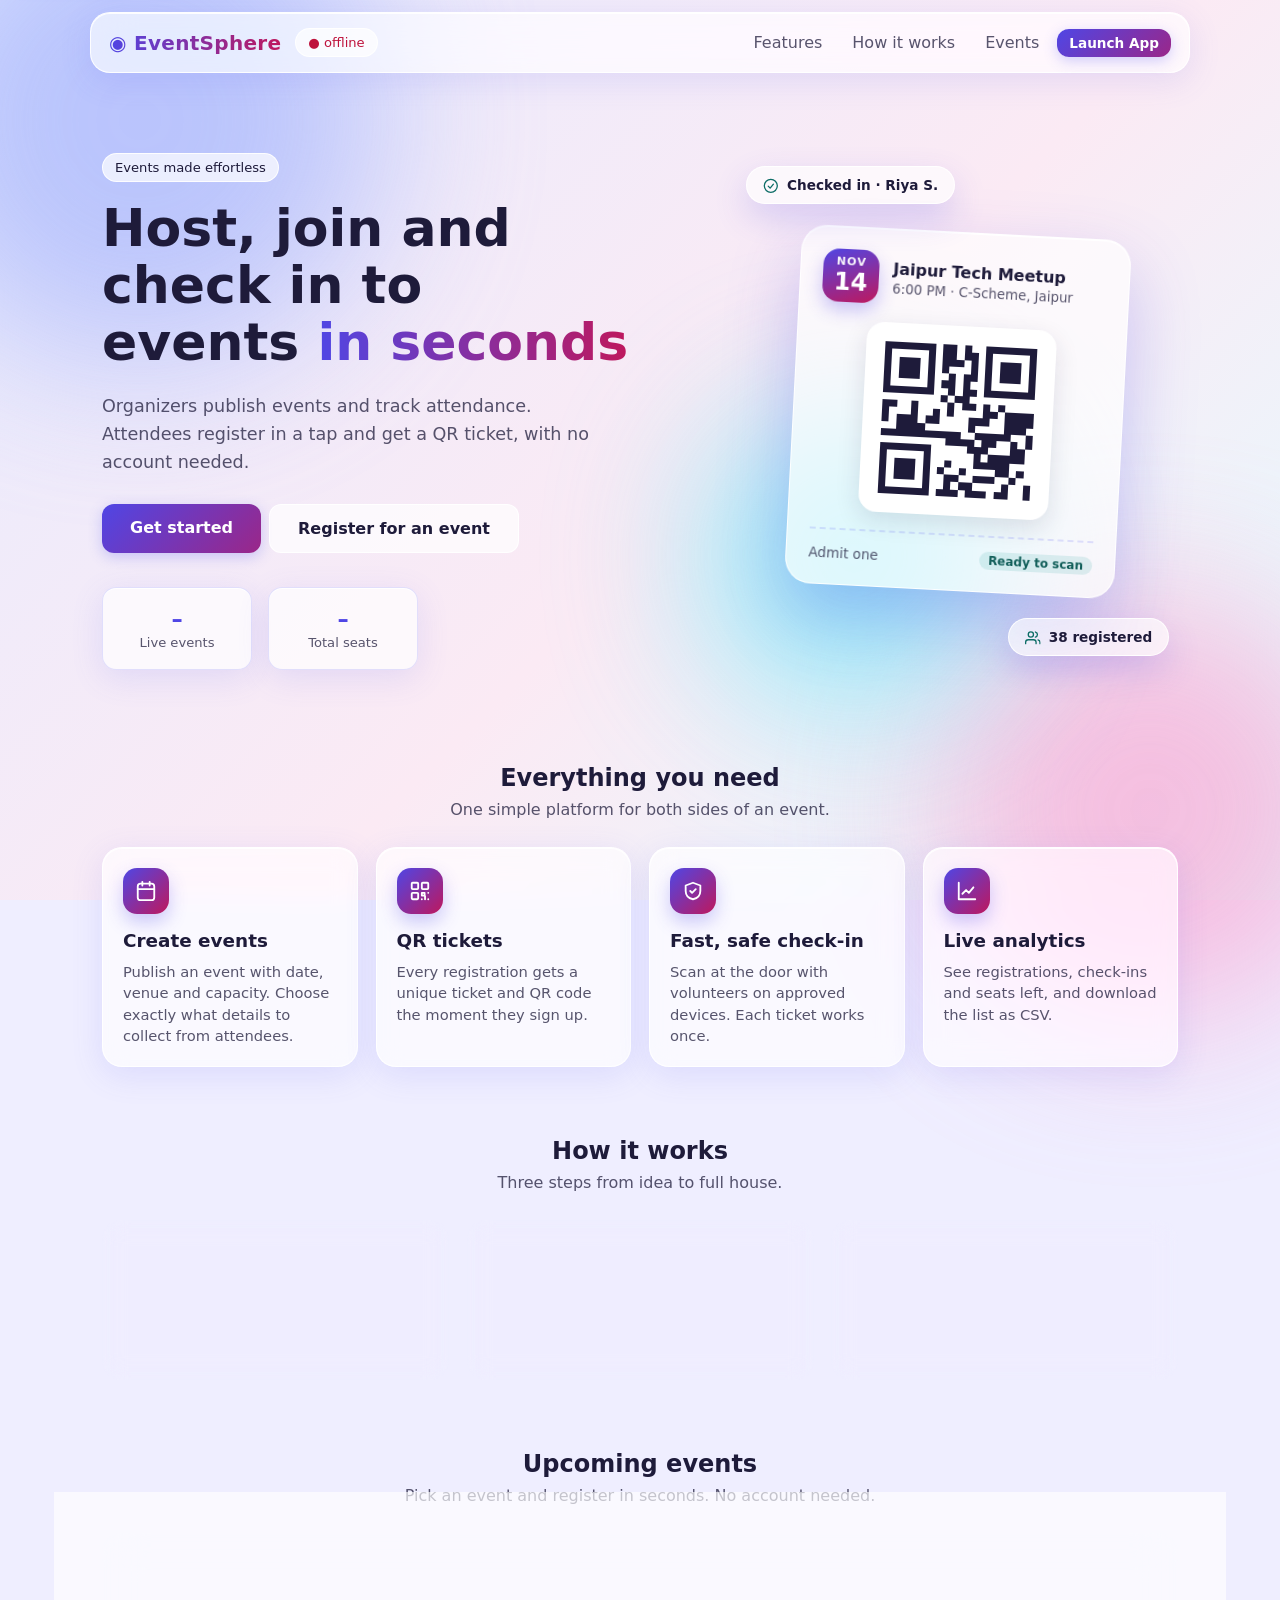
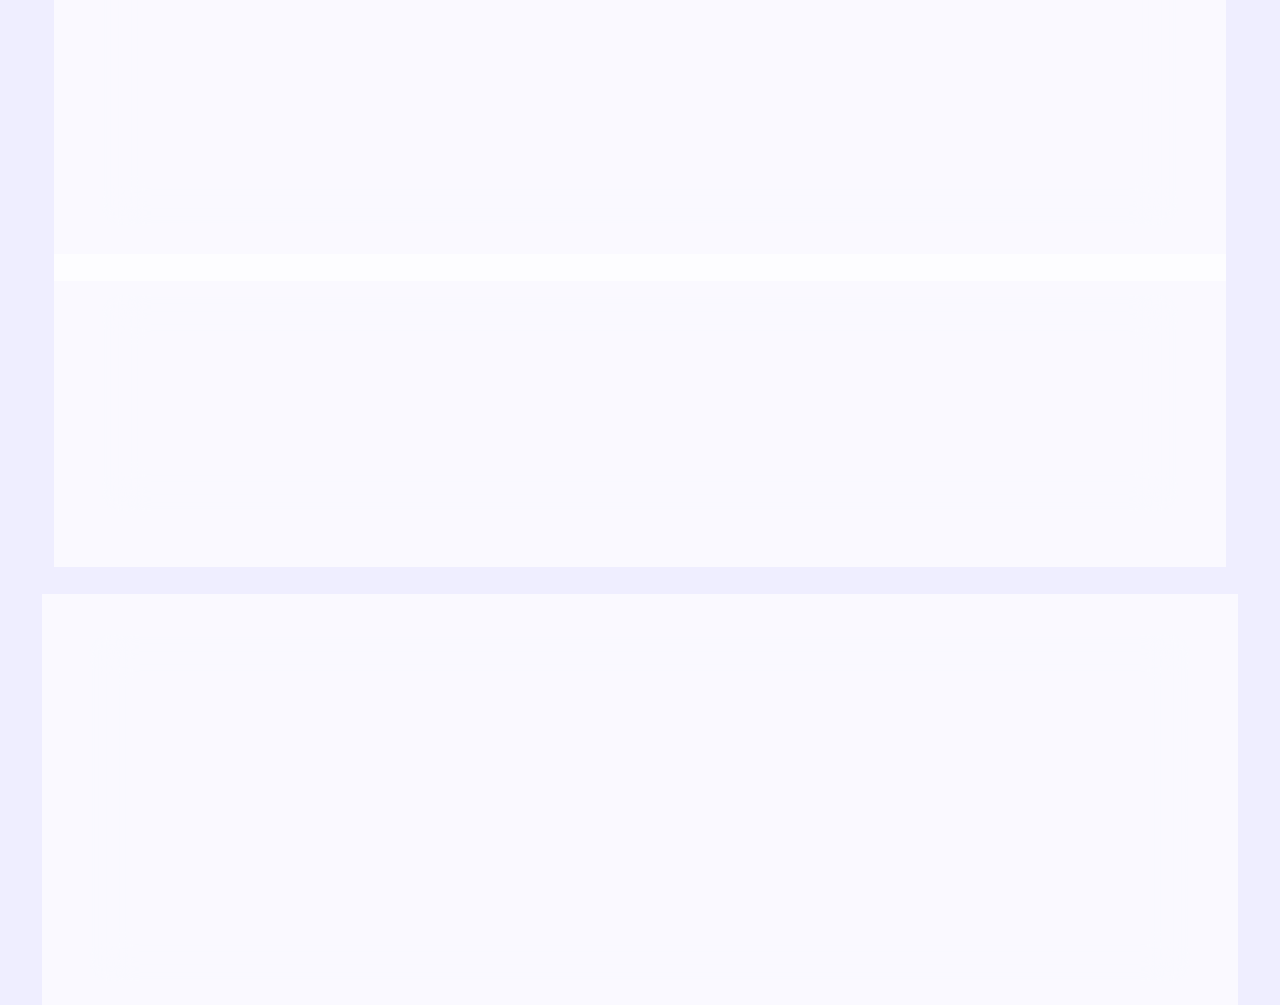
<file: index.html>
<!DOCTYPE html>
<html lang="en">
<head>
<meta charset="UTF-8">
<meta name="viewport" content="width=device-width, initial-scale=1">
<meta http-equiv="Content-Security-Policy" content="default-src 'self'; script-src 'self' 'unsafe-inline'; style-src 'self' 'unsafe-inline'; img-src 'self' data: blob: http: https:; connect-src http: https:; object-src 'none'; base-uri 'none'; form-action 'none'">
<title>EventSphere · Home</title>
<link rel="stylesheet" href="css/style.css">
<link rel="stylesheet" href="css/home.css">
<meta name="description" content="Register for events in seconds with a QR ticket. Organizers publish events, collect the details they need, and check people in with a scanner.">
<meta name="theme-color" content="#eef2ff">
<meta name="color-scheme" content="light">
<link rel="icon" href="data:image/svg+xml,<svg xmlns='http://www.w3.org/2000/svg' viewBox='0 0 32 32'><defs><linearGradient id='g' x1='0' y1='0' x2='1' y2='1'><stop offset='0' stop-color='%234f46e5'/><stop offset='1' stop-color='%23be185d'/></linearGradient></defs><rect width='32' height='32' rx='8' fill='url(%23g)'/><circle cx='16' cy='16' r='7' fill='none' stroke='white' stroke-width='3'/><circle cx='16' cy='16' r='2.5' fill='white'/></svg>">
</head>
<body>
<a class="skip" href="#main">Skip to content</a>
<noscript><p style="padding:24px;text-align:center">EventSphere needs JavaScript. Please turn it on and reload this page.</p></noscript>
<div class="orb o1"></div><div class="orb o2"></div><div class="orb o3"></div>

<!-- Navigation -->
<header class="glass">
  <a class="logo" href="index.html"><span aria-hidden="true">◉</span> EventSphere</a>
  <button class="chip" id="st" title="Click to change backend URL">● checking…<span class="sr-only"> (backend status, click to change address)</span></button>
  <nav class="nav-links">
    <a href="#features">Features</a>
    <a href="#how">How it works</a>
    <a href="#events">Events</a>
    <a class="btn sm" href="app.html">Launch App</a>
  </nav>
</header>

<main id="main">
  <!-- Hero -->
  <section class="hero hero-split">
    <div class="hero-copy">
      <span class="chip badge">Events made effortless</span>
      <h1>Host, join and check in to events <span class="grad">in seconds</span></h1>
      <p>Organizers publish events and track attendance. Attendees register in a tap and get a QR ticket, with no account needed.</p>
      <div class="row cta">
        <a class="btn lg" href="app.html">Get started</a>
        <a class="btn lg ghost" href="#events">Register for an event</a>
      </div>
      <div class="stat-strip">
        <div class="stat glass"><b id="statEvents">…</b><span class="small">Live events</span></div>
        <div class="stat glass"><b id="statSeats">…</b><span class="small">Total seats</span></div>
      </div>
    </div>
    <div class="hero-art" aria-hidden="true">
      <div class="ticket glass">
        <div class="ticket-top"><span class="date-tile"><span>NOV</span><b>14</b></span>
          <div><strong>Jaipur Tech Meetup</strong><small>6:00 PM · C-Scheme, Jaipur</small></div></div>
        <div class="ticket-qr"><svg viewBox="-1 -1 23 23" xmlns="http://www.w3.org/2000/svg" shape-rendering="crispEdges"><path fill="#1e1b3a" d="M0 0h1v1h-1zM1 0h1v1h-1zM2 0h1v1h-1zM3 0h1v1h-1zM4 0h1v1h-1zM5 0h1v1h-1zM6 0h1v1h-1zM8 0h1v1h-1zM9 0h1v1h-1zM11 0h1v1h-1zM14 0h1v1h-1zM15 0h1v1h-1zM16 0h1v1h-1zM17 0h1v1h-1zM18 0h1v1h-1zM19 0h1v1h-1zM20 0h1v1h-1zM0 1h1v1h-1zM6 1h1v1h-1zM8 1h1v1h-1zM9 1h1v1h-1zM11 1h1v1h-1zM12 1h1v1h-1zM14 1h1v1h-1zM20 1h1v1h-1zM0 2h1v1h-1zM2 2h1v1h-1zM3 2h1v1h-1zM4 2h1v1h-1zM6 2h1v1h-1zM8 2h1v1h-1zM9 2h1v1h-1zM10 2h1v1h-1zM12 2h1v1h-1zM14 2h1v1h-1zM16 2h1v1h-1zM17 2h1v1h-1zM18 2h1v1h-1zM20 2h1v1h-1zM0 3h1v1h-1zM2 3h1v1h-1zM3 3h1v1h-1zM4 3h1v1h-1zM6 3h1v1h-1zM8 3h1v1h-1zM12 3h1v1h-1zM14 3h1v1h-1zM16 3h1v1h-1zM17 3h1v1h-1zM18 3h1v1h-1zM20 3h1v1h-1zM0 4h1v1h-1zM2 4h1v1h-1zM3 4h1v1h-1zM4 4h1v1h-1zM6 4h1v1h-1zM9 4h1v1h-1zM11 4h1v1h-1zM12 4h1v1h-1zM14 4h1v1h-1zM16 4h1v1h-1zM17 4h1v1h-1zM18 4h1v1h-1zM20 4h1v1h-1zM0 5h1v1h-1zM6 5h1v1h-1zM8 5h1v1h-1zM9 5h1v1h-1zM11 5h1v1h-1zM14 5h1v1h-1zM20 5h1v1h-1zM0 6h1v1h-1zM1 6h1v1h-1zM2 6h1v1h-1zM3 6h1v1h-1zM4 6h1v1h-1zM5 6h1v1h-1zM6 6h1v1h-1zM9 6h1v1h-1zM11 6h1v1h-1zM12 6h1v1h-1zM14 6h1v1h-1zM15 6h1v1h-1zM16 6h1v1h-1zM17 6h1v1h-1zM18 6h1v1h-1zM19 6h1v1h-1zM20 6h1v1h-1zM8 7h1v1h-1zM10 7h1v1h-1zM11 7h1v1h-1zM0 8h1v1h-1zM1 8h1v1h-1zM4 8h1v1h-1zM9 8h1v1h-1zM11 8h1v1h-1zM12 8h1v1h-1zM14 8h1v1h-1zM16 8h1v1h-1zM0 9h1v1h-1zM4 9h1v1h-1zM7 9h1v1h-1zM9 9h1v1h-1zM14 9h1v1h-1zM15 9h1v1h-1zM17 9h1v1h-1zM18 9h1v1h-1zM19 9h1v1h-1zM20 9h1v1h-1zM0 10h1v1h-1zM2 10h1v1h-1zM3 10h1v1h-1zM4 10h1v1h-1zM6 10h1v1h-1zM7 10h1v1h-1zM12 10h1v1h-1zM13 10h1v1h-1zM14 10h1v1h-1zM17 10h1v1h-1zM18 10h1v1h-1zM19 10h1v1h-1zM20 10h1v1h-1zM2 11h1v1h-1zM3 11h1v1h-1zM4 11h1v1h-1zM5 11h1v1h-1zM12 11h1v1h-1zM17 11h1v1h-1zM18 11h1v1h-1zM19 11h1v1h-1zM0 12h1v1h-1zM1 12h1v1h-1zM2 12h1v1h-1zM3 12h1v1h-1zM4 12h1v1h-1zM5 12h1v1h-1zM6 12h1v1h-1zM7 12h1v1h-1zM8 12h1v1h-1zM9 12h1v1h-1zM10 12h1v1h-1zM13 12h1v1h-1zM14 12h1v1h-1zM15 12h1v1h-1zM16 12h1v1h-1zM17 12h1v1h-1zM20 12h1v1h-1zM9 13h1v1h-1zM10 13h1v1h-1zM11 13h1v1h-1zM12 13h1v1h-1zM14 13h1v1h-1zM15 13h1v1h-1zM18 13h1v1h-1zM20 13h1v1h-1zM0 14h1v1h-1zM1 14h1v1h-1zM2 14h1v1h-1zM3 14h1v1h-1zM4 14h1v1h-1zM5 14h1v1h-1zM6 14h1v1h-1zM12 14h1v1h-1zM13 14h1v1h-1zM14 14h1v1h-1zM18 14h1v1h-1zM19 14h1v1h-1zM0 15h1v1h-1zM6 15h1v1h-1zM13 15h1v1h-1zM15 15h1v1h-1zM16 15h1v1h-1zM17 15h1v1h-1zM18 15h1v1h-1zM19 15h1v1h-1zM0 16h1v1h-1zM2 16h1v1h-1zM3 16h1v1h-1zM4 16h1v1h-1zM6 16h1v1h-1zM9 16h1v1h-1zM13 16h1v1h-1zM14 16h1v1h-1zM15 16h1v1h-1zM16 16h1v1h-1zM17 16h1v1h-1zM0 17h1v1h-1zM2 17h1v1h-1zM3 17h1v1h-1zM4 17h1v1h-1zM6 17h1v1h-1zM8 17h1v1h-1zM11 17h1v1h-1zM16 17h1v1h-1zM17 17h1v1h-1zM19 17h1v1h-1zM0 18h1v1h-1zM2 18h1v1h-1zM3 18h1v1h-1zM4 18h1v1h-1zM6 18h1v1h-1zM9 18h1v1h-1zM10 18h1v1h-1zM13 18h1v1h-1zM14 18h1v1h-1zM15 18h1v1h-1zM18 18h1v1h-1zM0 19h1v1h-1zM6 19h1v1h-1zM9 19h1v1h-1zM11 19h1v1h-1zM12 19h1v1h-1zM17 19h1v1h-1zM20 19h1v1h-1zM0 20h1v1h-1zM1 20h1v1h-1zM2 20h1v1h-1zM3 20h1v1h-1zM4 20h1v1h-1zM5 20h1v1h-1zM6 20h1v1h-1zM8 20h1v1h-1zM9 20h1v1h-1zM10 20h1v1h-1zM12 20h1v1h-1zM13 20h1v1h-1zM14 20h1v1h-1zM16 20h1v1h-1zM17 20h1v1h-1zM20 20h1v1h-1z"/></svg></div>
        <div class="ticket-foot"><span>Admit one</span><span class="tag ok">Ready to scan</span></div>
      </div>
      <div class="float-chip glass c1"><svg class="ic"><use href="#i-check"/></svg> Checked in · Riya S.</div>
      <div class="float-chip glass c2"><svg class="ic"><use href="#i-users"/></svg> 38 registered</div>
    </div>
  </section>

  <!-- Features -->
  <section class="section" id="features">
    <h2>Everything you need</h2><p class="sub">One simple platform for both sides of an event.</p>
    <div class="features">
      <article class="glass card"><span class="icon-tile"><svg class="ic" aria-hidden="true"><use href="#i-cal"/></svg></span><h3>Create events</h3><p>Publish an event with date, venue and capacity. Choose exactly what details to collect from attendees.</p></article>
      <article class="glass card"><span class="icon-tile"><svg class="ic" aria-hidden="true"><use href="#i-qr"/></svg></span><h3>QR tickets</h3><p>Every registration gets a unique ticket and QR code the moment they sign up.</p></article>
      <article class="glass card"><span class="icon-tile"><svg class="ic" aria-hidden="true"><use href="#i-shield"/></svg></span><h3>Fast, safe check-in</h3><p>Scan at the door with volunteers on approved devices. Each ticket works once.</p></article>
      <article class="glass card"><span class="icon-tile"><svg class="ic" aria-hidden="true"><use href="#i-chart"/></svg></span><h3>Live analytics</h3><p>See registrations, check-ins and seats left, and download the list as CSV.</p></article>
    </div>
  </section>

  <!-- How it works -->
  <section class="section" id="how">
    <h2>How it works</h2><p class="sub">Three steps from idea to full house.</p>
    <div class="steps">
      <article class="glass card"><span class="step-n">1</span><h3>Sign up</h3><p>Choose organizer or participant and create your account.</p></article>
      <article class="glass card"><span class="step-n">2</span><h3>Create or register</h3><p>Organizers add events; participants register and receive a QR ticket.</p></article>
      <article class="glass card"><span class="step-n">3</span><h3>Check in</h3><p>At the door, organizers verify tickets and watch attendance update live.</p></article>
    </div>
  </section>

  <!-- Live events from the API -->
  <section class="section" id="events">
    <h2>Upcoming events</h2><p class="sub">Pick an event and register in seconds. No account needed.</p>
    <div class="grid" id="liveEvents"><div class="empty">Loading…</div></div>
    <div style="text-align:center;margin-top:22px"><button class="btn ghost hide" id="showAll">Show all events</button></div>
  </section>

  <section class="glass final">
    <h2>Ready to get started?</h2>
    <p>Create your free account and run your first event today.</p>
    <a class="btn lg" href="app.html">Launch EventSphere</a>
  </section>
</main>

<footer class="site-footer glass" id="siteFooter"></footer>
<div id="toast" class="glass" role="status" aria-live="polite"></div>

<!-- Registration modal (no login needed) -->
<div class="modal" id="mReg"><div class="glass box" role="dialog" aria-modal="true" aria-labelledby="rT">
  <h2 id="rT">Register</h2>
  <p class="small" style="margin-top:4px">No account needed. Fill in your details to get a QR ticket.</p>
  <label>Full name *<input id="rName" maxlength="100" autocomplete="name" placeholder="Your name"></label>
  <label>Email *<input id="rEmail" type="email" autocomplete="email" placeholder="you@example.com"></label>
  <div id="rCodeWrap" class="hide">
    <div class="row" style="flex-wrap:nowrap;align-items:flex-end">
      <label style="flex:1;margin-top:14px">Verification code *<input id="rCode" class="code-input" inputmode="numeric" autocomplete="one-time-code" maxlength="6" placeholder="••••••"></label>
      <button type="button" class="btn ghost" id="rSend" style="margin-bottom:2px;white-space:nowrap">Send code</button>
    </div>
    <p class="small" id="rCodeHint" style="margin-top:6px">The organizer wants to confirm your email. Tap "Send code", then enter the 6-digit code we email you.</p>
  </div>
  <div id="rExtra"></div>
  <p class="privacy-note">🔒 Your details are shared only with the event organizer.</p>
  <div class="row" style="margin-top:18px;justify-content:flex-end"><button class="btn ghost close">Cancel</button><button class="btn" id="rSave">Get my ticket</button></div>
</div></div>

<!-- Ticket modal -->
<div class="modal" id="mTk"><div class="glass box" role="dialog" aria-modal="true" aria-labelledby="tkT" style="text-align:center">
  <h2 id="tkT">You're registered! 🎉</h2><p class="small" id="tkSub"></p>
  <img class="qr" id="tkQr" alt="Your QR ticket"><p class="code" id="tkCode"></p>
  <p class="small" style="margin-top:10px"><b>Save this QR code.</b> You will show it at the entrance, and it can only be used once.</p>
  <div class="row" style="justify-content:center;margin-top:16px"><button class="btn" id="tkDl"><svg class="ic" aria-hidden="true"><use href="#i-download"/></svg> Download QR</button><button class="btn ghost close">Close</button></div>
</div></div>

<!-- Event details modal (filled by home.js) -->
<div class="modal" id="mDet"><div class="glass box" role="dialog" aria-modal="true" aria-labelledby="dTitle">
  <h2 id="dTitle">Event details</h2>
  <div id="dBody"></div>
  <div class="row" id="dActions" style="margin-top:20px;justify-content:flex-end"></div>
</div></div>

<script src="js/config.js"></script>
<script src="js/api.js"></script>
<script src="js/home.js"></script>
</body>
</html>
</file>
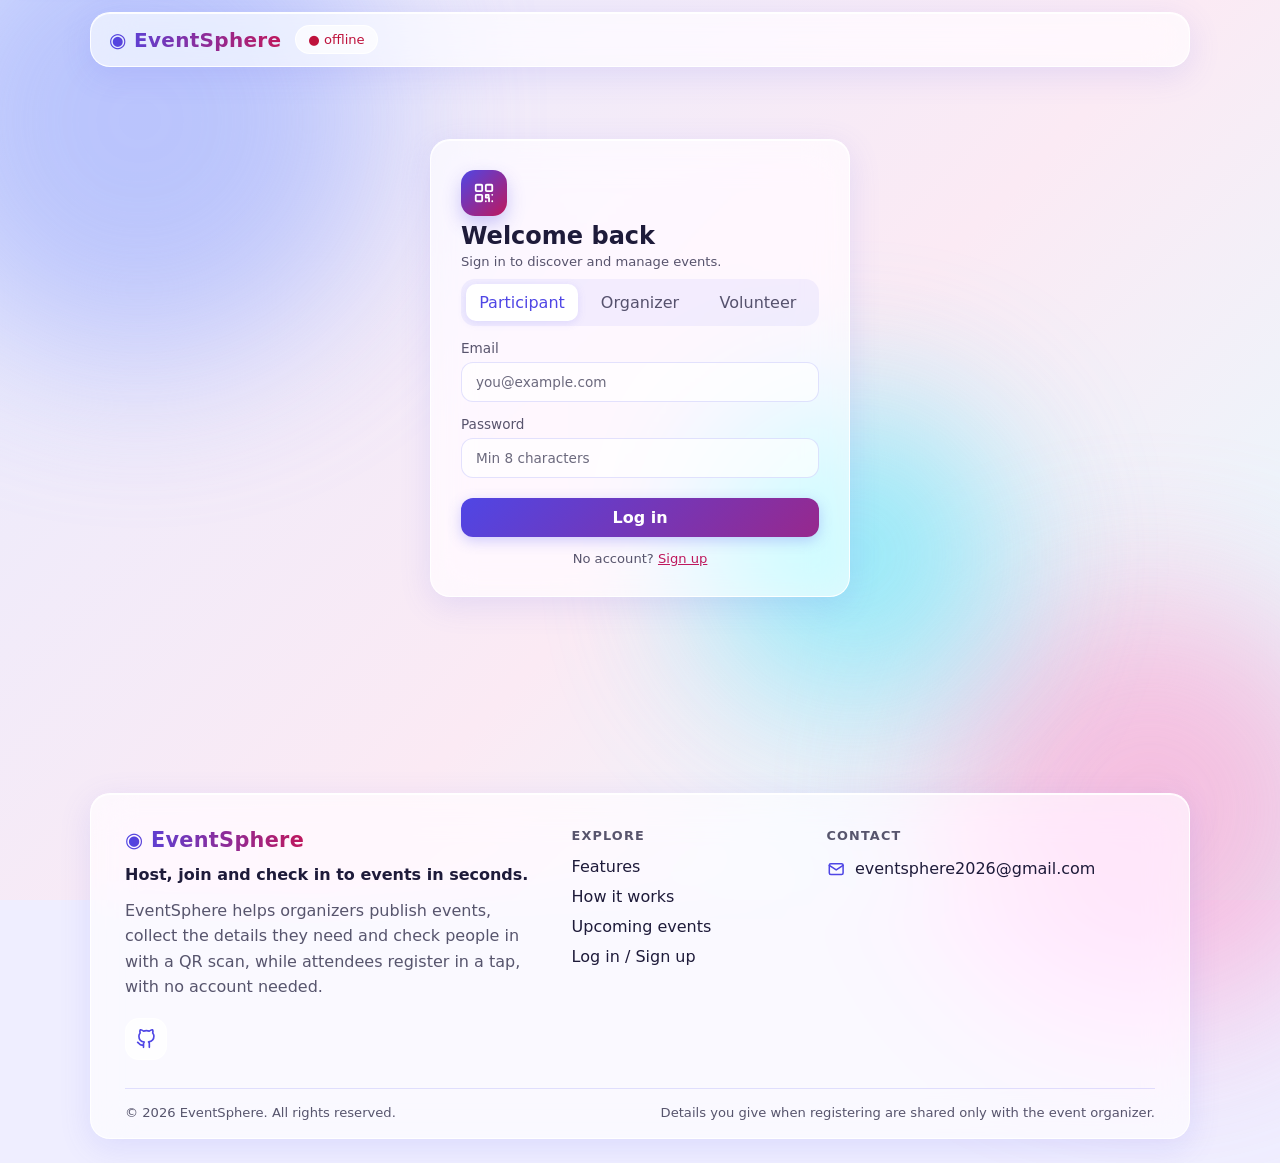
<file: app.html>
<!DOCTYPE html>
<html lang="en">
<head>
<meta charset="UTF-8">
<meta name="viewport" content="width=device-width, initial-scale=1">
<meta http-equiv="Content-Security-Policy" content="default-src 'self'; script-src 'self' 'unsafe-inline'; style-src 'self' 'unsafe-inline'; img-src 'self' data: blob: http: https:; connect-src http: https:; object-src 'none'; base-uri 'none'; form-action 'none'">
<title>EventSphere · App</title>
<link rel="stylesheet" href="css/style.css">
<meta name="description" content="EventSphere dashboard: create events, manage volunteers and devices, scan tickets and download participant lists.">
<meta name="theme-color" content="#eef2ff">
<meta name="color-scheme" content="light">
<link rel="icon" href="data:image/svg+xml,<svg xmlns='http://www.w3.org/2000/svg' viewBox='0 0 32 32'><defs><linearGradient id='g' x1='0' y1='0' x2='1' y2='1'><stop offset='0' stop-color='%234f46e5'/><stop offset='1' stop-color='%23be185d'/></linearGradient></defs><rect width='32' height='32' rx='8' fill='url(%23g)'/><circle cx='16' cy='16' r='7' fill='none' stroke='white' stroke-width='3'/><circle cx='16' cy='16' r='2.5' fill='white'/></svg>">
</head>
<body>
<a class="skip" href="#main">Skip to content</a>
<noscript><p style="padding:24px;text-align:center">EventSphere needs JavaScript. Please turn it on and reload this page.</p></noscript>
<div class="orb o1"></div><div class="orb o2"></div><div class="orb o3"></div>

<header class="glass" id="hdr">
  <a class="logo" href="index.html"><span aria-hidden="true">◉</span> EventSphere</a>
  <button class="chip" id="st" title="Click to change backend URL">● checking…<span class="sr-only"> (backend status, click to change address)</span></button>
  <nav id="nav" class="hide">
    <button class="tab nvol on" data-v="events">Events</button>
    <button class="tab chk hide" data-v="checkin">Check-in</button>
    <button class="tab org hide" data-v="volunteers">Volunteers</button>
    <button class="tab org hide" data-v="devices">Devices</button>
    <button class="tab par hide" data-v="tickets">My Tickets</button>
  </nav>
  <span class="chip hide" id="who"></span>
  <button class="btn ghost sm hide" id="out">Log out</button>
</header>

<main id="main">
  <h1 class="sr-only">EventSphere dashboard</h1>
  <!-- AUTH -->
  <section id="auth" class="glass auth">
    <div id="authMain">
    <span class="icon-tile" aria-hidden="true"><svg class="ic" aria-hidden="true"><use href="#i-qr"/></svg></span>
    <h2 id="authT">Welcome back</h2>
    <p class="small" style="margin-top:4px">Sign in to discover and manage events.</p>
    <div class="seg" id="roleSeg"><button data-r="participant" class="on">Participant</button><button data-r="organizer">Organizer</button><button data-r="volunteer">Volunteer</button></div>
    <div id="nameWrap" class="hide"><label>Full name<input id="aName" placeholder="Jane Doe"></label></div>
    <label>Email<input id="aEmail" type="email" placeholder="you@example.com"></label>
    <label>Password<input id="aPass" type="password" placeholder="Min 8 characters"></label>
    <p id="forgotWrap" class="small hide" style="text-align:right;margin-top:8px"><a href="#" id="forgotBtn" style="color:var(--acc2)">Forgot password?</a></p>
    <button class="btn" id="authBtn" style="width:100%;margin-top:20px">Log in</button>
    <p class="small" style="text-align:center;margin-top:14px"><span id="swTxt">No account?</span> <a href="#" id="swBtn" style="color:var(--acc2)">Sign up</a></p>
    </div>

    <!-- Step 2 of sign-up: enter the emailed code -->
    <div id="authVerify" class="hide">
      <h2>Verify your email</h2>
      <p class="small" style="margin-top:6px">We sent a 6-digit code to <b id="vEmailShow"></b>. It expires in 10 minutes. Check your spam folder too.</p>
      <label>Verification code<input id="vCode" class="code-input" inputmode="numeric" autocomplete="one-time-code" maxlength="6" placeholder="••••••"></label>
      <button class="btn" id="vBtn" style="width:100%;margin-top:18px">Verify and continue</button>
      <div class="row" style="justify-content:space-between;margin-top:14px"><button class="btn ghost sm" id="vResend" disabled>Resend code</button><a href="#" id="vBack" class="small" style="align-self:center">Back to log in</a></div>
    </div>

    <!-- Forgot password -->
    <div id="authForgot" class="hide">
      <h2>Reset your password</h2>
      <p class="small" style="margin-top:6px">Enter your email and we'll send a 6-digit code.</p>
      <label>Email<input id="fEmail" type="email" placeholder="you@example.com"></label>
      <button class="btn ghost" id="fSend" style="width:100%;margin-top:14px">Send code</button>
      <div id="fStep2" class="hide">
        <label>Code from the email<input id="fCode" class="code-input" inputmode="numeric" autocomplete="one-time-code" maxlength="6" placeholder="••••••"></label>
        <label>New password<input id="fPass" type="password" placeholder="Min 8 characters" autocomplete="new-password"></label>
        <button class="btn" id="fReset" style="width:100%;margin-top:18px">Set new password</button>
      </div>
      <p class="small" style="text-align:center;margin-top:14px"><a href="#" id="fBack" style="color:var(--acc2)">Back to log in</a></p>
    </div>
  </section>

  <!-- EVENTS -->
  <section id="v-events" class="hide">
    <div class="bar"><h2>Upcoming Events</h2>
      <div class="row org hide">
        <div class="seg" id="evFilter" style="margin:0;min-width:190px"><button data-f="all" class="on">All events</button><button data-f="mine">My events</button></div>
        <button class="btn ghost" id="expAll" title="Download every participant of your events as CSV"><svg class="ic" aria-hidden="true"><use href="#i-download"/></svg> Download participants</button>
        <button class="btn" id="newEv">+ New Event</button>
      </div>
    </div>
    <div class="summary hide" id="evSummary"></div>
    <div class="grid" id="evGrid"></div>
  </section>

  <!-- CHECK-IN -->
  <section id="v-checkin" class="hide">
    <div class="glass" style="max-width:480px;margin:0 auto;padding:28px">
      <h2>Attendee Check-in</h2>
      <p id="volInfo" class="small hide" style="margin-top:8px"></p><p class="small" style="margin-top:4px">Scan the attendee's QR ticket, or type the ticket code.</p>

      <div id="devBox" class="dev-box hide"></div>
      <div id="scanArea">
      <!-- QR scanner -->
      <div id="scanBox" class="scan-box hide">
        <video id="scanVideo" playsinline muted></video>
        <div class="scan-frame"></div>
      </div>
      <div class="row" style="margin-top:16px">
        <button class="btn" id="scanBtn" style="flex:1"><svg class="ic" aria-hidden="true"><use href="#i-camera"/></svg> Start scanner</button>
        <label class="btn ghost" style="flex:1;margin:0;text-align:center;color:var(--txt)"><svg class="ic" aria-hidden="true"><use href="#i-image"/></svg> Upload QR image
          <input type="file" id="scanFile" accept="image/*" hidden>
        </label>
      </div>
      <p id="scanHint" class="small" style="margin-top:8px;text-align:center"></p>
      <canvas id="scanCanvas" class="hide"></canvas>

      <!-- Manual fallback -->
      <label>Or enter ticket code<input id="ciCode" placeholder="xxxxxxxx-xxxx-xxxx-xxxx-xxxxxxxxxxxx"></label>
      <button class="btn" id="ciBtn" style="width:100%;margin-top:18px">Check in</button>
      <p id="ciRes" class="ci-res"></p>
      </div>
    </div>
  </section>

  <!-- VOLUNTEERS (organizer) -->
  <section id="v-volunteers" class="hide">
    <div class="bar"><h2>Volunteers</h2></div>
    <div class="glass" style="padding:22px;margin-bottom:22px">
      <h3>Add a volunteer</h3>
      <p class="small" style="margin-top:4px">Volunteers get their own login and can only check in tickets for the events you give them. They can't edit events or see attendee lists.</p>
      <div class="vol-form">
        <label>Name<input id="vName" placeholder="Volunteer name"></label>
        <label>Email<input id="vEmail" type="email" placeholder="volunteer@example.com"></label>
        <label>Temporary password<input id="vPass" type="text" autocomplete="off" placeholder="Min 8 characters"></label>
        <button class="btn" id="volAdd">Add volunteer</button>
      </div>
    </div>
    <div class="grid" id="volGrid"></div>
  </section>

  <!-- DEVICES (organizer) -->
  <section id="v-devices" class="hide">
    <div class="bar"><h2>Check-in devices</h2></div>
    <div class="glass" style="padding:22px;margin-bottom:22px">
      <h3>Check-in security</h3>
      <label class="chk-row"><input type="checkbox" id="setApprove">
        <span><b>Require approved devices</b><br><span class="small">Every phone or laptop must be registered and approved by you before it can check people in.</span></span></label>
      <label class="chk-row"><input type="checkbox" id="setNet">
        <span><b>Only allow check-in from my current network</b><br><span class="small">Devices must be on the same Wi-Fi/network as you are on right now (the venue network).</span></span></label>
      <p class="small" id="netInfo" style="margin-top:12px"></p>
    </div>
    <div class="grid" id="devGrid"></div>
  </section>

  <!-- TICKETS -->
  <section id="v-tickets" class="hide">
    <div class="bar"><h2>My Tickets</h2></div>
    <div class="grid" id="tkGrid"></div>
  </section>
</main>

<footer class="site-footer glass" id="siteFooter"></footer>

<!-- Event form modal -->
<div class="modal" id="mEv"><div class="glass box" role="dialog" aria-modal="true" aria-labelledby="evT">
  <h2 id="evT">New Event</h2>
  <label>Title<input id="eTitle" placeholder="e.g. Jaipur Tech Meetup"></label>
  <label>Description <span class="small">(optional)</span><textarea id="eDesc" rows="3" placeholder="What is this event about?"></textarea></label>
  <div class="form-grid">
    <label>Date &amp; time<input id="eDate" type="datetime-local"></label>
    <label>Capacity<input id="eCap" type="number" min="1" placeholder="e.g. 100"></label>
  </div>
  <label>Location<input id="eLoc" placeholder="Venue and city"></label>
  <h3 class="form-section">Registration form</h3>
  <p class="small" style="margin-top:4px">Name and email are always asked. Add the information you need from attendees. It is saved with each registration and included in your CSV download.</p>
  <div class="row" id="fPresets" style="margin:10px 0 2px"></div>
  <div id="fRows"></div>
  <label class="chk-row" style="margin-top:18px"><input type="checkbox" id="eVerify">
    <span><b>Verify attendee emails</b><br><span class="small" id="eVerifyHint">Attendees get a 6-digit code by email and must enter it to register. Stops fake emails.</span></span></label>

  <div class="row modal-actions"><button class="btn ghost close">Cancel</button><button class="btn" id="evSave">Save event</button></div>
</div></div>

<!-- Register modal -->
<div class="modal" id="mReg"><div class="glass box" role="dialog" aria-modal="true" aria-labelledby="rT">
  <h2 id="rT">Register</h2>
  <label>Name<input id="rName"></label>
  <label>Email<input id="rEmail" type="email"></label>
  <div id="rExtra"></div>
  <div class="row" style="margin-top:20px;justify-content:flex-end"><button class="btn ghost close">Cancel</button><button class="btn" id="rSave">Get ticket</button></div>
</div></div>

<!-- Ticket modal -->
<div class="modal" id="mTk"><div class="glass box" role="dialog" aria-modal="true" aria-labelledby="tkT" style="text-align:center">
  <h2 id="tkT">Your Ticket</h2><p class="small" id="tkSub"></p>
  <img class="qr" id="tkQr" alt="QR code"><p class="code" id="tkCode"></p>
  <div class="row" style="justify-content:center;margin-top:18px"><button class="btn" id="tkDl"><svg class="ic" aria-hidden="true"><use href="#i-download"/></svg> Download QR</button><button class="btn ghost close">Close</button></div>
</div></div>

<!-- Event details modal -->
<div class="modal" id="mDet"><div class="glass box" role="dialog" aria-modal="true" aria-labelledby="dTitle">
  <h2 id="dTitle">Event details</h2>
  <div id="dBody"></div>
  <div class="row" id="dActions" style="margin-top:20px;justify-content:flex-end"></div>
</div></div>

<!-- Assign events to a volunteer -->
<div class="modal" id="mAs"><div class="glass box" role="dialog" aria-modal="true" aria-labelledby="asT">
  <h2 id="asT">Volunteer access</h2>
  <p class="small" style="margin-top:4px">Tick the events this volunteer can check tickets in for.</p>
  <div id="asList"></div>
  <div class="row" style="margin-top:20px;justify-content:flex-end"><button class="btn ghost close">Cancel</button><button class="btn" id="asSave">Save access</button></div>
</div></div>

<!-- Manage modal -->
<div class="modal" id="mMg"><div class="glass box" role="dialog" aria-modal="true" aria-labelledby="mgT" style="max-width:680px">
  <h2 id="mgT">Event</h2>
  <div class="stats" id="mgStats"></div>
  <div style="overflow:auto"><table><thead><tr><th>Name</th><th>Email</th><th>Status</th><th><span class="sr-only">Actions</span></th></tr></thead><tbody id="mgBody"></tbody></table></div>
  <div class="row" style="margin-top:18px;justify-content:flex-end"><button class="btn ghost" id="mgCsv"><svg class="ic" aria-hidden="true"><use href="#i-download"/></svg> Download CSV</button><button class="btn ghost close">Close</button></div>
</div></div>

<div id="toast" class="glass" role="status" aria-live="polite"></div>

<!-- jsQR (local copy): QR decoder used when the browser has no BarcodeDetector -->
<script src="js/jsQR.js"></script>
<script src="js/config.js"></script>
<script src="js/api.js"></script>
<script src="js/app.js"></script>
</body>
</html>
</file>
<file: css/style.css>
:root{--txt:#1e1b3a;--mut:rgba(30,27,58,.72);--glass:rgba(255,255,255,.55);--bd:rgba(255,255,255,.9);--line:rgba(99,102,241,.18);--acc:#4f46e5;--acc2:#be185d;--ok:#0f766e;--err:#be123c;--in:rgba(255,255,255,.65)}
/* ===== Base ===== */
*{box-sizing:border-box;margin:0}
body{font-family:Inter,system-ui,-apple-system,Segoe UI,Roboto,sans-serif;color:var(--txt);min-height:100vh;background:linear-gradient(135deg,#eef2ff,#fdf2f8 55%,#ecfeff);background-attachment:fixed;overflow-x:hidden}
.orb{position:fixed;border-radius:50%;filter:blur(90px);z-index:-1;opacity:.55}
.o1{width:480px;height:480px;background:#c7d2fe;top:-120px;left:-100px}
.o2{width:420px;height:420px;background:#fbcfe8;bottom:-120px;right:-80px}
.o3{width:300px;height:300px;background:#a5f3fc;top:45%;left:55%;opacity:.45}

/* ===== Glass surfaces ===== */
.glass{background:var(--glass);backdrop-filter:blur(20px) saturate(180%);-webkit-backdrop-filter:blur(20px) saturate(180%);border:1px solid var(--bd);border-radius:20px;box-shadow:0 8px 32px rgba(99,102,241,.14),inset 0 1px 0 rgba(255,255,255,.9)}

/* ===== Header & navigation ===== */
header{position:sticky;top:12px;z-index:20;margin:12px auto 0;max-width:1100px;width:calc(100% - 24px);padding:12px 18px;display:flex;align-items:center;gap:14px;flex-wrap:wrap}
.logo{font-weight:800;font-size:1.25rem;letter-spacing:.3px;background:linear-gradient(90deg,var(--acc),var(--acc2));-webkit-background-clip:text;background-clip:text;color:transparent}
nav{display:flex;gap:6px;margin-left:auto}
.tab{background:none;border:0;color:var(--mut);padding:8px 14px;border-radius:12px;cursor:pointer;font:inherit}
.tab.on{background:rgba(255,255,255,.85);color:var(--acc);box-shadow:0 2px 10px rgba(99,102,241,.15)}
.chip{font:inherit;font-size:.82rem;padding:6px 12px;border-radius:99px;background:rgba(255,255,255,.7);border:1px solid var(--bd);color:var(--txt);cursor:default}
button.chip{cursor:pointer}
.chip.on{color:var(--ok)}
.chip.off{color:var(--err)}
main{max-width:1100px;margin:24px auto;padding:0 12px 60px}

/* ===== Buttons & forms ===== */
.btn{border:0;cursor:pointer;font:inherit;font-weight:600;color:#fff;padding:10px 18px;border-radius:12px;background:linear-gradient(135deg,var(--acc),var(--acc2));box-shadow:0 4px 14px rgba(99,102,241,.3);transition:transform .15s,opacity .15s}
.btn:hover{transform:translateY(-1px)}
.btn:disabled{opacity:.5;cursor:not-allowed}
.btn.ghost{background:rgba(255,255,255,.7);border:1px solid var(--bd);color:var(--txt);box-shadow:none}
.btn.sm{padding:6px 12px;font-size:.85rem}
.btn.del{background:rgba(225,29,72,.1);border:1px solid rgba(225,29,72,.3);color:var(--err);box-shadow:none}
input,textarea,select{width:100%;padding:11px 14px;border-radius:12px;border:1px solid var(--line);background:var(--in);color:var(--txt);font:inherit;outline:none;margin-top:6px}
input:focus,textarea:focus{border-color:var(--acc);box-shadow:0 0 0 3px rgba(99,102,241,.2)}
::placeholder{color:rgba(30,27,58,0.63)}
label{display:block;font-size:.85rem;color:var(--mut);margin-top:14px}

/* ===== Layout & cards ===== */
.bar{display:flex;align-items:center;justify-content:space-between;margin-bottom:18px;gap:10px;flex-wrap:wrap}
h2{font-size:1.5rem}
.grid{display:grid;grid-template-columns:repeat(auto-fill,minmax(300px,1fr));gap:18px}
.card{padding:20px;display:flex;flex-direction:column;gap:10px;transition:transform .2s,box-shadow .2s}
.card:hover{transform:translateY(-4px);box-shadow:0 14px 40px rgba(99,102,241,.22)}
.card h3{font-size:1.15rem}
.card p{color:var(--mut);font-size:.92rem;line-height:1.45;flex:1}
.loc{font-size:.85rem;color:var(--ok)}
.meter{height:8px;border-radius:9px;background:rgba(99,102,241,.15);overflow:hidden}
.meter i{display:block;height:100%;background:linear-gradient(90deg,var(--acc),var(--acc2));border-radius:9px}
.row{display:flex;gap:8px;flex-wrap:wrap}
.small{font-size:.82rem;color:var(--mut)}

/* ===== Auth ===== */
.auth{max-width:420px;margin:8vh auto;padding:30px}
.seg{display:grid;grid-template-columns:1fr 1fr;gap:6px;margin-top:10px;padding:5px;border-radius:14px;background:rgba(99,102,241,.08)}
.seg button{padding:9px;border:0;border-radius:10px;background:none;color:var(--mut);cursor:pointer;font:inherit}
.seg button.on{background:#fff;color:var(--acc);box-shadow:0 2px 8px rgba(99,102,241,.15)}

/* ===== Modals, stats, tables ===== */
.modal{position:fixed;inset:0;background:rgba(238,242,255,.55);backdrop-filter:blur(6px);display:none;align-items:center;justify-content:center;padding:16px;z-index:50}
.modal.show{display:flex}
.box{width:100%;max-width:520px;max-height:90vh;overflow:auto;padding:26px;background:rgba(255,255,255,.75)}
.stats{display:grid;grid-template-columns:repeat(auto-fit,minmax(100px,1fr));gap:10px;margin:14px 0}
.stat{padding:12px;text-align:center;border-radius:14px;background:rgba(255,255,255,.7);border:1px solid var(--line)}
.stat b{display:block;font-size:1.4rem;color:var(--acc)}
table{width:100%;border-collapse:collapse;font-size:.9rem}
td,th{padding:9px 6px;text-align:left;border-bottom:1px solid var(--line)}
th{color:var(--mut);font-weight:500}
.tag{padding:2px 9px;border-radius:99px;font-size:.75rem;background:rgba(99,102,241,.12);color:var(--acc)}
.tag.ok{background:rgba(13,148,136,.15);color:var(--ok)}
.qr{background:#fff;padding:10px;border-radius:14px;width:200px;margin:12px auto;display:block;box-shadow:0 4px 18px rgba(99,102,241,.2)}
.code{font-family:monospace;font-size:.8rem;word-break:break-all;text-align:center;color:var(--mut)}

/* ===== Toast & helpers ===== */
#toast{position:fixed;bottom:24px;left:50%;transform:translateX(-50%) translateY(80px);padding:12px 22px;z-index:99;transition:.3s;opacity:0;font-weight:600}
#toast.show{transform:translateX(-50%);opacity:1}
.hide{display:none!important}
.empty{text-align:center;padding:40px;color:var(--mut)}

/* ===== QR scanner ===== */
.scan-box{position:relative;margin-top:18px;border-radius:18px;overflow:hidden;background:#000;aspect-ratio:1/1;border:1px solid var(--bd);box-shadow:0 8px 28px rgba(99,102,241,.25)}
.scan-box video{width:100%;height:100%;object-fit:cover}
.scan-frame{position:absolute;inset:18%;border:3px solid rgba(255,255,255,.9);border-radius:16px;box-shadow:0 0 0 999px rgba(30,27,58,.35);animation:pulse 1.8s ease-in-out infinite}
@keyframes pulse{50%{border-color:var(--acc2)}}
.ci-res{margin-top:14px;text-align:center;font-weight:600;min-height:1.2em}
.ci-res.ok{color:var(--ok)}.ci-res.bad{color:var(--err)}

/* ===== Event date & details ===== */
.when{font-size:.85rem;color:var(--acc);font-weight:600}
.detail-desc{color:var(--mut);line-height:1.55;margin-bottom:4px}
input[type=datetime-local]{min-height:44px}

/* ===========================================================
   Motion & polish
   =========================================================== */
body{font-family:"Inter",system-ui,-apple-system,Segoe UI,Roboto,sans-serif;-webkit-font-smoothing:antialiased}
@keyframes rise{from{opacity:0;transform:translateY(18px)}to{opacity:1;transform:none}}
@keyframes fade{from{opacity:0}to{opacity:1}}
@keyframes pop{from{opacity:0;transform:translateY(16px) scale(.95)}to{opacity:1;transform:none}}
@keyframes float{50%{transform:translate(40px,50px) scale(1.1)}}
@keyframes grow{from{width:0}}
@keyframes shimmer{to{background-position:-200% 0}}
@keyframes spin{to{transform:rotate(360deg)}}

/* floating background orbs */
.orb{animation:float 22s ease-in-out infinite}
.o2{animation-duration:28s;animation-direction:reverse}.o3{animation-duration:32s}

/* page / view transitions */
section[id^=v-]:not(.hide),.auth{animation:rise .5s cubic-bezier(.2,.8,.2,1) both}
.grid>*{animation:rise .55s cubic-bezier(.2,.8,.2,1) both}
.grid>*:nth-child(2){animation-delay:0.12s}
.grid>*:nth-child(3){animation-delay:0.18s}
.grid>*:nth-child(4){animation-delay:0.24s}
.grid>*:nth-child(5){animation-delay:0.30s}
.grid>*:nth-child(6){animation-delay:0.36s}
.grid>*:nth-child(7){animation-delay:0.42s}
.grid>*:nth-child(8){animation-delay:0.48s}
.grid>*:nth-child(9){animation-delay:0.54s}

/* header */
header{transition:box-shadow .3s,background .3s,top .3s}
header.scrolled{background:rgba(255,255,255,.8);box-shadow:0 10px 36px rgba(99,102,241,.22)}
.tab{transition:background .25s,color .25s,box-shadow .25s}
.tab:hover:not(.on){background:rgba(255,255,255,.5);color:var(--txt)}

/* buttons */
.btn{background-size:160% 100%;background-position:0 0;transition:transform .2s,box-shadow .2s,background-position .4s,opacity .2s}
.btn:hover{background-position:100% 0;box-shadow:0 8px 22px rgba(99,102,241,.38)}
.btn:active{transform:scale(.97)}
.btn.ghost:hover,.btn.del:hover{background-color:#fff;box-shadow:0 6px 18px rgba(99,102,241,.18)}
.btn.loading{pointer-events:none;opacity:.75;position:relative}
.btn.loading::after{content:"";display:inline-block;width:14px;height:14px;margin-left:8px;vertical-align:-2px;border:2px solid rgba(255,255,255,.5);border-top-color:#fff;border-radius:50%;animation:spin .7s linear infinite}
input,textarea{transition:border-color .2s,box-shadow .2s,background .2s}
input:focus,textarea:focus{background:#fff}

/* cards */
.card{transition:transform .3s cubic-bezier(.2,.8,.2,1),box-shadow .3s}
.stat{transition:transform .25s}.stat:hover{transform:translateY(-3px)}
.meter i{animation:grow 1s cubic-bezier(.2,.8,.2,1) both}
.host{font-size:.8rem;color:var(--mut)}
.chip{transition:color .3s,background .3s}

/* modals: backdrop fades, panel pops */
.modal.show{animation:fade .25s both}
.modal.show .box{animation:pop .35s cubic-bezier(.2,.9,.3,1.1) both}

/* table rows + toast */
tbody tr{animation:fade .4s both;transition:background .2s}tbody tr:hover{background:rgba(99,102,241,.06)}
#toast{transition:transform .4s cubic-bezier(.2,.9,.3,1.2),opacity .3s}

/* skeleton loaders */
.skel{min-height:190px;gap:14px}
.skel i{display:block;height:14px;border-radius:8px;background:linear-gradient(90deg,rgba(99,102,241,.08) 25%,rgba(99,102,241,.2) 50%,rgba(99,102,241,.08) 75%);background-size:200% 100%;animation:shimmer 1.4s linear infinite}
.skel i:first-child{width:60%;height:20px}.skel i:last-child{width:40%}

/* home page: staged hero + scroll reveal */
.hero>*{animation:rise .8s cubic-bezier(.2,.8,.2,1) both}
.hero>:nth-child(2){animation-delay:.08s}.hero>:nth-child(3){animation-delay:.16s}.hero>:nth-child(4){animation-delay:.24s}.hero>:nth-child(5){animation-delay:.32s}
.js .reveal{opacity:0;transform:translateY(28px);transition:opacity .8s ease,transform .8s cubic-bezier(.2,.8,.2,1)}
.js .reveal.in{opacity:1;transform:none}

@media (prefers-reduced-motion:reduce){*,*::before,*::after{animation-duration:.01ms!important;animation-iteration-count:1!important;transition-duration:.01ms!important}.js .reveal{opacity:1;transform:none}}

/* ===== Volunteers ===== */
#roleSeg{grid-template-columns:repeat(3,1fr)}
.vol-form{display:grid;grid-template-columns:repeat(auto-fit,minmax(190px,1fr));gap:12px;align-items:end;margin-top:6px}
.vol-form .btn{height:46px}
.chk-row{display:flex;align-items:center;gap:12px;padding:12px 14px;margin-top:10px;border-radius:14px;background:rgba(255,255,255,.65);border:1px solid var(--line);color:var(--txt);font-size:.95rem;cursor:pointer;transition:background .2s,transform .2s}
.chk-row:hover{background:#fff;transform:translateX(3px)}
.chk-row input{width:18px;height:18px;margin:0;accent-color:var(--acc)}

/* ===== Devices ===== */
.dev-box{padding:12px 14px;border-radius:14px;background:rgba(255,255,255,.7);border:1px solid var(--line);margin-top:16px;font-size:.9rem;line-height:1.5;animation:fade .3s both}
.dev-box.ok{border-color:rgba(13,148,136,.4)}.dev-box.warn{border-color:rgba(225,29,72,.4)}
.dev-box .row{margin-top:10px;flex-wrap:nowrap}.dev-box input{margin:0}
#scanArea{transition:opacity .3s,filter .3s}
#scanArea.locked{opacity:.4;pointer-events:none;filter:grayscale(.5)}
.tag.bad{background:rgba(225,29,72,.12);color:var(--err)}
.tag.wait{background:rgba(245,158,11,.18);color:#b45309}

/* ===== Registration form builder ===== */
.frow{display:grid;grid-template-columns:1fr 104px auto auto;gap:8px;align-items:center;margin-top:8px;animation:fade .3s both}
.frow input,.frow select{margin:0}
.req{display:flex;align-items:center;gap:6px;margin:0;font-size:.8rem;color:var(--mut);white-space:nowrap}
.req input{width:auto}
@media (max-width:560px){.frow{grid-template-columns:1fr 1fr}}
.privacy-note{font-size:.78rem;color:var(--mut);margin-top:14px;line-height:1.45}

/* ===== Email codes ===== */
.code-input{letter-spacing:.45em;text-align:center;font-size:1.3rem;font-weight:700;font-variant-numeric:tabular-nums}
.code-input::placeholder{letter-spacing:.3em;font-weight:400}
.btn:disabled{filter:grayscale(.3)}

/* ===========================================================
   Final design review: accessibility, responsive and polish
   =========================================================== */
/* visible keyboard focus everywhere (text fields already get a ring from their box-shadow) */
:focus-visible{outline:3px solid var(--acc);outline-offset:2px}
input:focus-visible,textarea:focus-visible,select:focus-visible{outline:none}
.sr-only{position:absolute;width:1px;height:1px;margin:-1px;padding:0;overflow:hidden;clip:rect(0,0,0,0);white-space:nowrap;border:0}
.skip{position:absolute;left:12px;top:-64px;z-index:100;padding:10px 16px;border-radius:12px;background:#fff;color:var(--acc);font-weight:700;text-decoration:none;box-shadow:0 6px 20px rgba(79,70,229,.3);transition:top .2s}
.skip:focus{top:12px}
.tab[aria-current=page]{background:rgba(255,255,255,.85);color:var(--acc);box-shadow:0 2px 10px rgba(99,102,241,.15)}

/* chips and status tags: text colours checked against the glass at 4.5:1 */
.tag{background:rgba(79,70,229,.12);color:var(--acc);font-weight:600}
.tag.ok{background:rgba(13,148,136,.12);color:#115e59}
.tag.wait{background:rgba(245,158,11,.16);color:#92400e}
.tag.bad{background:rgba(225,29,72,.12);color:var(--err)}
#toast{background:rgba(255,255,255,.94)}

/* event cards: title + status tag on one line */
.card-head{display:flex;justify-content:space-between;align-items:flex-start;gap:10px}
.card-head .tag{white-space:nowrap;margin-top:2px}
.card{backdrop-filter:blur(12px) saturate(150%);-webkit-backdrop-filter:blur(12px) saturate(150%)}

/* friendly empty / error states */
.empty-state{grid-column:1/-1;text-align:center;padding:44px 20px}
.empty-state .big{font-size:2.4rem;line-height:1}
.empty-state h3{margin-top:10px}
.empty-state p{color:var(--mut);margin:6px auto 18px;max-width:420px}

/* grids never overflow narrow phones */
.grid{grid-template-columns:repeat(auto-fill,minmax(min(300px,100%),1fr))}

/* touch screens: comfortable 44px targets */
@media (pointer:coarse){
  .btn,.tab,.chip,.seg button,input,select,textarea{min-height:44px}
  .btn.sm{padding:10px 14px}
  .chk-row{min-height:48px}
}

/* phones: compact header, scrollable tabs, calmer background */
@media (max-width:640px){
  header{top:6px;padding:10px 12px;gap:8px}
  nav,.nav-links{order:3;width:100%;margin-left:0;overflow-x:auto;-webkit-overflow-scrolling:touch;scrollbar-width:none}
  nav::-webkit-scrollbar,.nav-links::-webkit-scrollbar{display:none}
  .tab{white-space:nowrap}
  .box{padding:20px 16px}
  .bar{align-items:stretch}
  .orb{animation:none;filter:blur(60px)}
}

/* browsers without backdrop-filter get a solid, still-readable surface */
@supports not ((backdrop-filter:blur(1px)) or (-webkit-backdrop-filter:blur(1px))){
  .glass{background:rgba(255,255,255,.9)}
  .box{background:rgba(255,255,255,.98)}
}
/* user asks for more contrast / Windows high-contrast mode */
@media (prefers-contrast:more){:root{--glass:rgba(255,255,255,.94);--line:rgba(30,27,58,.5);--bd:rgba(30,27,58,.35)}}
@media (forced-colors:active){.btn{border:2px solid ButtonText}.meter{border:1px solid CanvasText}.meter i{background:Highlight}}

/* ===========================================================
   Visual refresh: richer glass, icon system, event cards, dashboard
   =========================================================== */
:root{--glass:rgba(255,255,255,.66);--ok:#0d6d66;--mut:rgba(30,27,58,.74)}
body{background:linear-gradient(135deg,#e7ecff,#fbeaf4 55%,#e4faff) fixed #efeeff}
::placeholder{color:rgba(30,27,58,.66)}
.orb{opacity:.7;filter:blur(80px)}
.o1{background:#a5b4fc}.o2{background:#f9a8d4}.o3{background:#67e8f9}
.btn{text-decoration:none}

/* icons */
.ic{width:1.15em;height:1.15em;fill:none;stroke:currentColor;stroke-width:2;stroke-linecap:round;stroke-linejoin:round;flex:none;vertical-align:-.2em}
.icon-tile{display:inline-grid;place-items:center;width:46px;height:46px;border-radius:14px;color:#fff;background:linear-gradient(135deg,var(--acc),var(--acc2));box-shadow:0 8px 18px rgba(79,70,229,.28)}
.icon-tile .ic{width:22px;height:22px}
.icon-tile.sm{width:38px;height:38px;border-radius:12px}.icon-tile.sm .ic{width:19px;height:19px}
.icon-tile.big{width:64px;height:64px;border-radius:20px}.icon-tile.big .ic{width:30px;height:30px}

/* event cards */
.event-card{gap:14px;padding:22px}
.ec-top{display:flex;gap:14px;align-items:flex-start}
.ec-title{flex:1;min-width:0}
.ec-title h3{font-size:1.1rem;line-height:1.3;overflow-wrap:anywhere}
.ec-title .host{margin-top:4px}
.date-tile{flex:none;width:56px;border-radius:16px;text-align:center;padding:7px 0 8px;color:#fff;background:linear-gradient(160deg,var(--acc),var(--acc2));box-shadow:0 8px 18px rgba(79,70,229,.3);line-height:1}
.date-tile span{display:block;font-size:.7rem;font-weight:700;letter-spacing:.08em;text-transform:uppercase;opacity:.95}
.date-tile b{display:block;font-size:1.5rem;margin-top:3px}
.date-tile.tba b{font-size:.95rem;padding:12px 0;margin:0}
.meta{list-style:none;padding:0;display:grid;gap:7px;font-size:.9rem}
.meta li{display:flex;gap:9px;align-items:flex-start;color:var(--txt)}
.meta .ic{margin-top:2px;color:var(--acc)}
.meta span{min-width:0;overflow-wrap:anywhere}
.event-card .desc{flex:0 0 auto;display:-webkit-box;-webkit-line-clamp:3;-webkit-box-orient:vertical;overflow:hidden;color:var(--mut);font-size:.9rem;line-height:1.5}
.seats{margin-top:auto}
.seats-row{display:flex;justify-content:space-between;font-size:.82rem;color:var(--mut);margin-top:7px}
.actions{display:flex;flex-wrap:wrap;gap:8px;align-items:center}
.actions .spacer{flex:1}
.icon-btn{padding:8px 10px}
.icon-btn .ic{display:block}

/* organizer dashboard tiles */
.summary{display:grid;grid-template-columns:repeat(auto-fit,minmax(min(210px,100%),1fr));gap:14px;margin-bottom:22px}
.sum-tile{display:flex;gap:14px;align-items:center;padding:16px 18px;border-radius:18px;background:var(--glass);border:1px solid var(--bd);backdrop-filter:blur(12px);-webkit-backdrop-filter:blur(12px);box-shadow:0 6px 24px rgba(79,70,229,.1),inset 0 1px 0 #fff;animation:rise .5s cubic-bezier(.2,.8,.2,1) both}
.sum-tile>div{min-width:0}
.sum-tile b{display:block;font-size:1.3rem;line-height:1.25;overflow-wrap:anywhere}
.sum-tile span:not(.icon-tile){font-size:.8rem;color:var(--mut)}

/* long forms: two columns, action bar stays visible */
.form-grid{display:grid;grid-template-columns:1fr 1fr;gap:0 14px}
.modal-actions{position:sticky;bottom:-26px;margin:22px -26px -26px;padding:16px 26px;justify-content:flex-end;background:rgba(255,255,255,.92);backdrop-filter:blur(10px);-webkit-backdrop-filter:blur(10px);border-top:1px solid var(--line);border-radius:0 0 20px 20px;z-index:2}
@media (max-width:640px){
  .form-grid{grid-template-columns:1fr}
  .modal-actions{bottom:-20px;margin:22px -16px -20px;padding:14px 16px}
}
.empty-state h3{margin-top:14px}

/* ---- fixes from the screenshot review ---- */
.logo{text-decoration:none}
.card-head{flex-wrap:wrap;row-gap:4px}
.card-head h3{flex:1 1 140px;min-width:0}
.form-section{margin-top:22px;font-size:1rem}
.form-section+p{margin-bottom:0}
@media (max-width:640px){
  .summary{grid-template-columns:1fr 1fr;gap:10px}
  .sum-tile{padding:12px;gap:10px}
  .sum-tile b{font-size:1.1rem}
  .sum-tile:last-child:nth-child(even){grid-column:1/-1}
  .sum-tile .icon-tile{width:34px;height:34px}
}
html,body{overflow-x:clip}

/* ---- final polish: toggle switches, avatars, brand mark, scanner buttons ---- */
.chk-row input[type=checkbox]{appearance:none;-webkit-appearance:none;flex:none;width:46px;height:26px;margin:0;border-radius:99px;background:rgba(30,27,58,.5);position:relative;cursor:pointer;transition:background .25s}
.chk-row input[type=checkbox]::after{content:"";position:absolute;top:3px;left:3px;width:20px;height:20px;border-radius:50%;background:#fff;box-shadow:0 2px 6px rgba(0,0,0,.28);transition:transform .25s cubic-bezier(.2,.8,.2,1)}
.chk-row input[type=checkbox]:checked{background:linear-gradient(135deg,var(--acc),var(--acc2))}
.chk-row input[type=checkbox]:checked::after{transform:translateX(20px)}
.chk-row input[type=checkbox]:disabled{opacity:.45;cursor:not-allowed}
.chk-row input[type=checkbox]:focus-visible{outline:3px solid var(--acc);outline-offset:3px}
.avatar{flex:none;width:48px;height:48px;border-radius:50%;display:grid;place-items:center;font-weight:700;color:#fff;background:linear-gradient(135deg,var(--acc),var(--acc2));box-shadow:0 8px 18px rgba(79,70,229,.28)}
.auth .icon-tile{margin-bottom:6px}
.btn .ic{margin-right:2px}
#scanBtn,#scanArea label.btn{display:inline-flex;align-items:center;justify-content:center;gap:6px;flex:1 1 160px;white-space:nowrap}

/* tag text colours re-checked on the richer background (>= 4.5:1) */
.tag{color:#4338ca}
.tag.bad{color:#9f1239}

/* ===== Footer: About + Contact ===== */
.site-footer{width:calc(100% - 24px);max-width:1100px;margin:64px auto 24px;padding:34px 34px 18px}
.f-grid{display:grid;grid-template-columns:minmax(0,1.5fr) minmax(0,.8fr) minmax(0,1.2fr);gap:36px}
.f-about .logo{font-size:1.3rem}
.f-about p{color:var(--mut);line-height:1.6;margin-top:10px;max-width:46ch}
.f-about p.f-tag{color:var(--txt);font-weight:600}
.f-title{font-size:.8rem;text-transform:uppercase;letter-spacing:.09em;color:var(--mut);margin-bottom:14px}
.f-links,.f-contact{list-style:none;padding:0;display:grid;gap:11px}
.site-footer a:not(.logo):not(.social){color:var(--txt);text-decoration:none;background:linear-gradient(currentColor,currentColor) 0 100%/0 2px no-repeat;transition:background-size .25s}
.site-footer a:not(.logo):not(.social):hover{background-size:100% 2px}
.f-contact li{display:flex;gap:10px;align-items:flex-start;line-height:1.5}
.f-contact .ic{margin-top:3px;color:var(--acc)}
.socials{display:flex;flex-wrap:wrap;gap:10px;margin-top:18px}
.social{width:42px;height:42px;border-radius:14px;display:grid;place-items:center;color:var(--acc);background:rgba(255,255,255,.78);border:1px solid var(--bd);transition:transform .2s,background .2s,color .2s,box-shadow .2s}
.social:hover{transform:translateY(-3px);color:#fff;background:linear-gradient(135deg,var(--acc),var(--acc2));box-shadow:0 8px 18px rgba(79,70,229,.3)}
.social .ic{width:20px;height:20px}
.f-bottom{display:flex;justify-content:space-between;flex-wrap:wrap;gap:8px 24px;margin-top:28px;padding-top:16px;border-top:1px solid var(--line);font-size:.82rem;color:var(--mut)}
@media (max-width:820px){.f-grid{grid-template-columns:1fr 1fr}.f-about{grid-column:1/-1}}
@media (max-width:520px){.f-grid{grid-template-columns:1fr;gap:26px}.site-footer{padding:26px 20px 16px}}

/* the footer's <nav> must not inherit the header tab-bar layout */
.site-footer nav{display:block;margin:0;overflow:visible;width:auto;order:0}
</file>
<file: css/home.css>
/* ===========================================================
   home.css — extra styles for the landing page (index.html)
   Uses the shared glass tokens from style.css
   =========================================================== */
.logo{text-decoration:none}
.nav-links{display:flex;gap:6px;margin-left:auto;align-items:center}
.nav-links a:not(.btn){color:var(--mut);text-decoration:none;padding:8px 12px;border-radius:12px}
.nav-links a:not(.btn):hover{background:rgba(255,255,255,.7);color:var(--acc)}

.hero{text-align:center;padding:70px 10px 40px;max-width:760px;margin:0 auto}
.badge{display:inline-block;margin-bottom:18px}
.hero h1{font-size:clamp(2.2rem,6vw,3.8rem);line-height:1.1;font-weight:800}
.grad{background:linear-gradient(90deg,var(--acc),var(--acc2));-webkit-background-clip:text;background-clip:text;color:transparent}
.hero p{color:var(--mut);font-size:1.1rem;line-height:1.6;margin:20px auto 30px;max-width:560px}
.cta{justify-content:center}
.btn.lg{padding:14px 28px;font-size:1rem;text-decoration:none;display:inline-block}

.section{margin-top:70px}
.section h2{text-align:center;margin-bottom:8px}
.section .sub{text-align:center;color:var(--mut);margin-bottom:28px}
.icon{font-size:1.8rem}
.step-n{width:34px;height:34px;border-radius:50%;display:grid;place-items:center;font-weight:700;color:#fff;background:linear-gradient(135deg,var(--acc),var(--acc2))}

.stat-strip{display:flex;justify-content:center;gap:16px;flex-wrap:wrap;margin-top:44px}
.stat-strip .stat{min-width:150px;padding:18px 26px}

.final{text-align:center;padding:44px 24px;margin-top:70px}
.final p{color:var(--mut);margin:10px 0 22px}
footer{/*text-align:center*/;color:var(--mut);/*font-size:.85rem*/;padding:20px}

/* ===========================================================
   Visual refresh: split hero with ticket illustration, feature grid
   =========================================================== */
.hero-split{display:grid;grid-template-columns:minmax(0,1.15fr) minmax(0,.85fr);gap:40px;align-items:center;max-width:1100px;margin:0 auto;padding:56px 0 24px;text-align:left}
.hero-split h1{font-size:clamp(2.1rem,4.2vw,3.25rem);text-wrap:balance}
.hero-split p{margin:20px 0 28px;max-width:520px}
.hero-split .cta,.hero-split .stat-strip{justify-content:flex-start}
.hero-split .stat-strip{margin-top:34px}
.hero-art{position:relative;min-height:500px;display:grid;place-items:center}
.ticket{width:min(330px,100%);padding:22px;border-radius:26px;transform:rotate(3deg);box-shadow:0 30px 70px rgba(79,70,229,.28),inset 0 1px 0 #fff;animation:bob 6s ease-in-out infinite}
.ticket-top{display:flex;gap:14px;align-items:center}
.ticket-top strong{display:block}
.ticket-top small{color:var(--mut)}
.ticket-qr{margin:18px auto;width:190px;padding:12px;background:#fff;border-radius:18px;box-shadow:0 8px 24px rgba(30,27,58,.12)}
.ticket-qr svg{display:block;width:100%;height:auto}
.ticket-foot{display:flex;justify-content:space-between;align-items:center;font-size:.85rem;color:var(--mut);border-top:2px dashed var(--line);padding-top:14px}
.float-chip{position:absolute;display:flex;gap:8px;align-items:center;padding:10px 16px;border-radius:99px;font-size:.85rem;font-weight:600;box-shadow:0 14px 34px rgba(79,70,229,.2)}
.float-chip .ic{color:var(--ok)}
.float-chip.c1{left:2%;top:1%;animation:bob2 7s ease-in-out infinite}
.float-chip.c2{right:2%;bottom:1%;animation:bob2 8s ease-in-out -2s infinite}
@keyframes bob{50%{transform:rotate(3deg) translateY(-10px)}}
@keyframes bob2{50%{transform:translateY(-8px)}}
.features{display:grid;grid-template-columns:repeat(auto-fit,minmax(min(230px,100%),1fr));gap:18px}
.steps{display:grid;grid-template-columns:repeat(auto-fit,minmax(min(260px,100%),1fr));gap:18px}
.features .icon-tile{margin-bottom:6px}
@media (max-width:900px){
  .hero-split{grid-template-columns:1fr;text-align:center;padding-top:36px;gap:24px}
  .hero-split p{margin-inline:auto}
  .hero-split .cta,.hero-split .stat-strip{justify-content:center}
  .hero-art{min-height:390px}
}
@media (max-width:640px){
  .nav-links a:not(.btn):not([href="#events"]){display:none}
  .hero-art{min-height:350px}
  .ticket{transform:none;animation:none}
  .float-chip{display:none}
}
</file>
